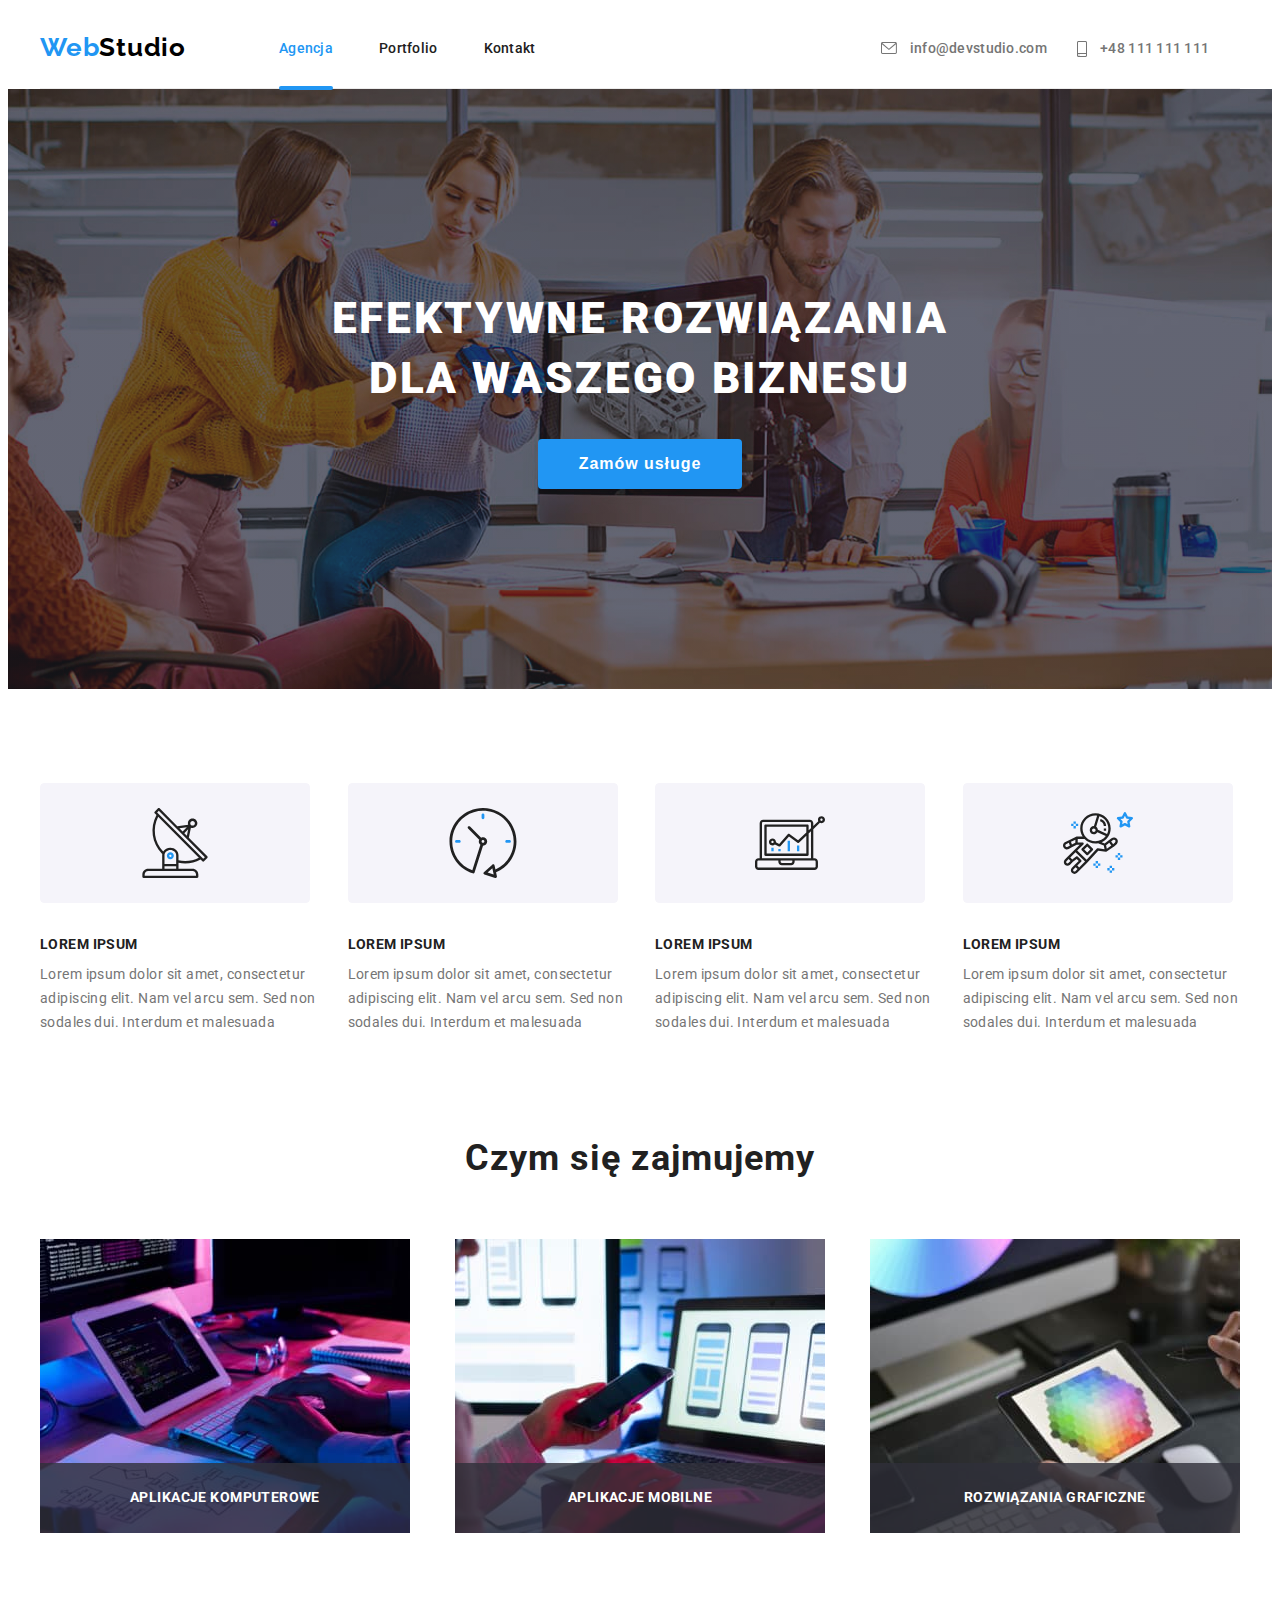
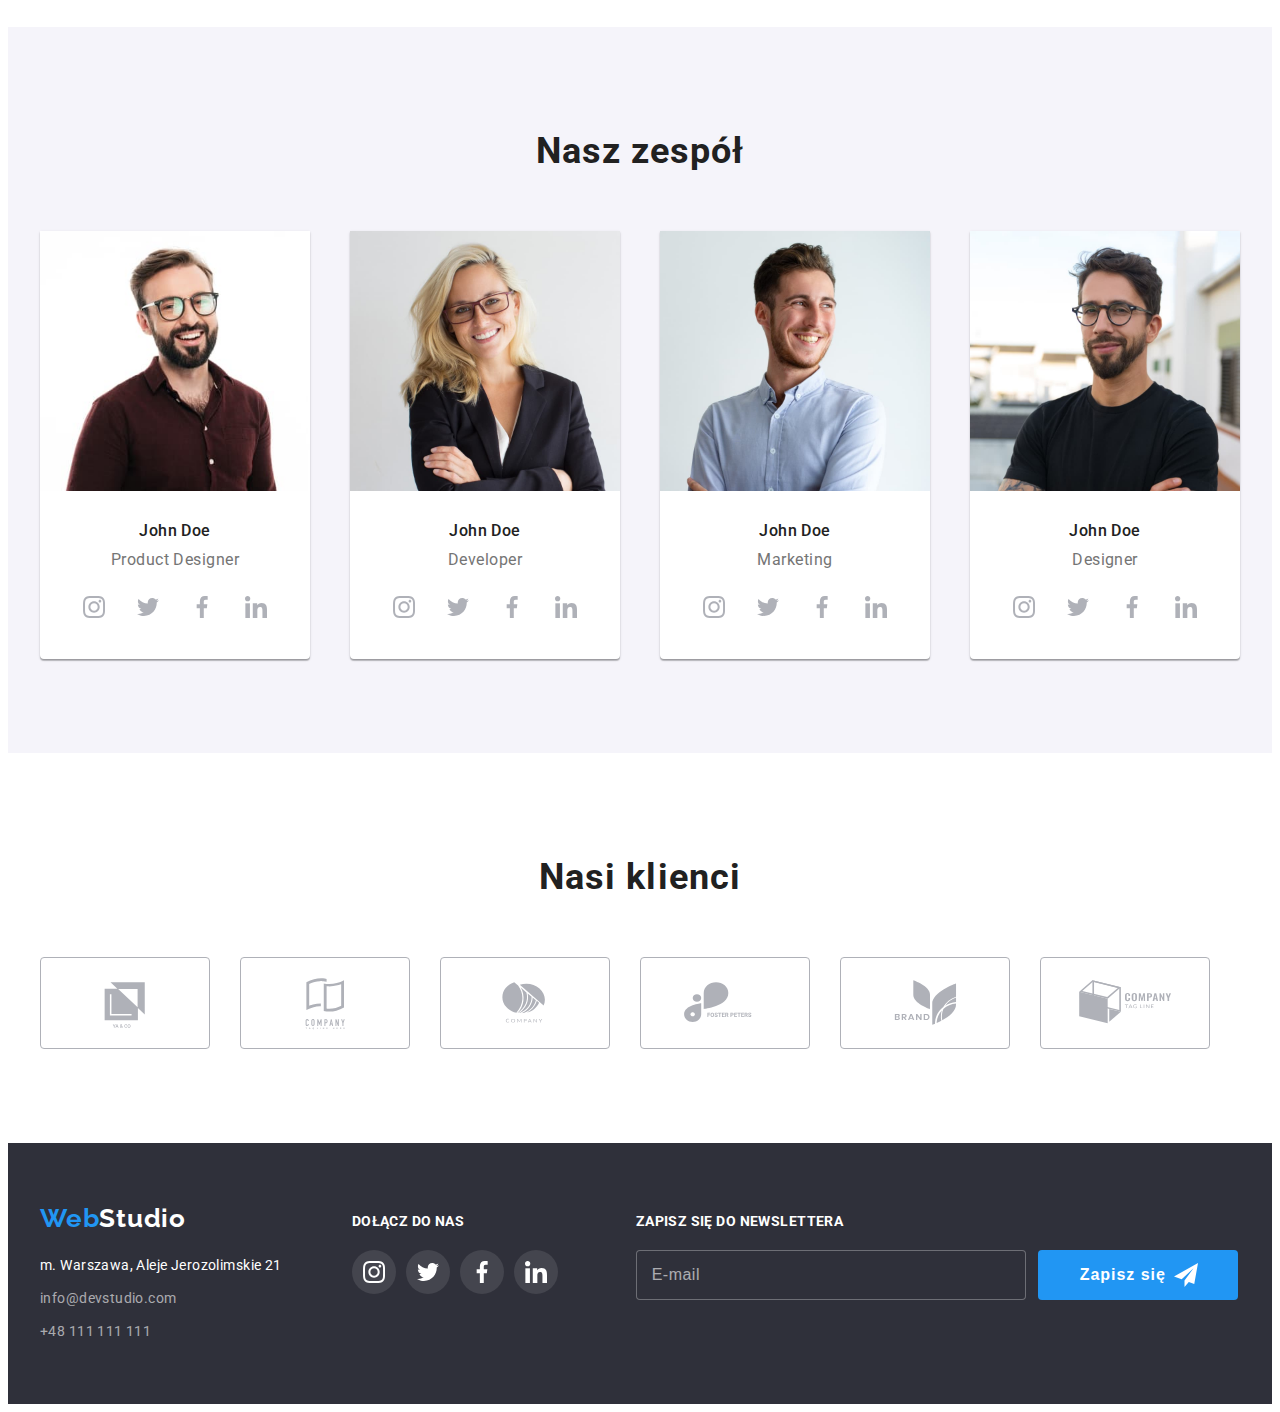
<file: index.html>
<!DOCTYPE html>
<html lang="pl">
  <head>
    <meta charset="UTF-8" />
    <meta http-equiv="X-UA-Compatible" content="IE=edge" />
    <meta name="viewport" content="width=device-width, initial-scale=1.0" />
    <title>WebStudio</title>
    <link rel="preconnect" href="https://fonts.googleapis.com" />
    <link rel="preconnect" href="https://fonts.gstatic.com" crossorigin />
    <link
      href="https://fonts.googleapis.com/css2?family=Raleway:wght@700&family=Roboto:wght@400;500;700;900&display=swap"
      rel="stylesheet"
    />
    <link
      rel="stylesheet"
      href="https://cdnjs.cloudflare.com/ajax/libs/modern-normalize/1.1.0/modern-normalize.min.css"
      integrity="sha512-wpPYUAdjBVSE4KJnH1VR1HeZfpl1ub8YT/NKx4PuQ5NmX2tKuGu6U/JRp5y+Y8XG2tV+wKQpNHVUX03MfMFn9Q=="
      crossorigin="anonymous"
      referrerpolicy="no-referrer"
    />
    <link href="css/style.css" rel="stylesheet" />
  </head>
  <body>
    <!-- Start Header -->
    <header class="container header-container header-border">
      <a href="index.html" class="logo">Web<span>Studio</span></a>
      <nav class="navigation-container">
        <!-- Nawigacja do innych stron -->
        <ul class="menu-nav">
          <li><a class="is-active" href="index.html">Agencja</a></li>
          <li><a class="no-active" href="portfolio.html">Portfolio </a></li>
          <li><a class="no-active" href="/kontakt">Kontakt</a></li>
        </ul>
      </nav>
      <ul class="contacts">
        <li>
          <a href="mailto:info@devstudio.com">
            <svg class="contact-icon" width="16" height="14">
              <use
                width="16"
                height="12"
                href="./images/icons.svg#icon-envelope"
              ></use>
            </svg>
            info@devstudio.com</a
          >
        </li>
        <li>
          <a href="tel:+48111111111">
            <svg class="contact-icon" width="10" height="16">
              <use href="./images/icons.svg#icon-smartphone"></use>
            </svg>
            +48 111 111 111</a
          >
        </li>
      </ul>
    </header>
    <!-- END Header -->
    <main>
      <div class="offer-main">
        <div class="container">
          <h1 class="offer-main-description">
            EFEKTYWNE ROZWIĄZANIA <br />
            DLA WASZEGO BIZNESU
          </h1>
          <button class="offer-button" type="button" data-modal-open>
            Zamów usługe
          </button>
          <div class="modal is-hidden" data-modal>
            <div class="modal-box">
              <button class="close" data-modal-close>
                <svg width="18" height="18">
                  <use
                    width="11"
                    height="11"
                    x="3.5"
                    y="3.5"
                    href="./images/icons.svg#icon-vector-close12"
                  ></use>
                </svg>
              </button>
              <div class="form-in-modal-box">
                <form name="offer-form">
                  <h5 class="offer-form-title">
                    Zostaw swoje dane w formularzu poniżej
                  </h5>
                  <div class="offer-form-inputarea">
                    <div class="offer-form-inputbox">
                      <label for="name"> Imie</label>
                      <input
                        class="offer-form-input"
                        required
                        type="name"
                        name="name"
                        id="name"
                      />
                      <svg class="offer-form-input-icon" width="18" height="18">
                        <use
                          href="./images/icons.svg#icon-person-black-18dp-1"
                        ></use>
                      </svg>
                    </div>
                    <div class="offer-form-inputbox">
                      <label for="tel"> Telefon</label>
                      <input
                        class="offer-form-input"
                        required
                        name="tel"
                        type="tel"
                        id="tel"
                        pattern="[0-9]{9}"
                        title="Podaj numer telefonu w formacie 777777777"
                      /><svg
                        class="offer-form-input-icon"
                        width="18"
                        height="18"
                      >
                        <use
                          href="./images/icons.svg#icon-phone-black-18dp-1"
                        ></use>
                      </svg>
                    </div>
                    <div class="offer-form-inputbox">
                      <label for="user-email">Email</label>
                      <input
                        class="offer-form-input"
                        required
                        name="email"
                        type="email"
                        id="user-email"
                      />
                      <svg class="offer-form-input-icon" width="18" height="18">
                        <use
                          href="./images/icons.svg#icon-email-black-18dp-1"
                        ></use>
                      </svg>
                    </div>
                    <div class="offer-form-inputbox">
                      <label for="user-comment"> Komentarz </label>
                      <textarea
                        class="offer-form-input-comment"
                        type="text"
                        id="user-comment"
                        value="comment"
                        name="comment"
                        rows="7"
                        placeholder="Wprowadź tekst"
                      ></textarea>
                    </div>
                  </div>
                  <div class="offer-form-regulation">
                    <input
                      class="regulation-checkbox"
                      id="checkbox-regul"
                      type="checkbox"
                      name="regulation"
                      value="regulation"
                    />
                    <label class="checkbox-icon-border" for="checkbox-regul">
                      <svg class="checkbox-icon" width="16" height="15">
                        <use href="./images/icons.svg#icon-icon-check"></use>
                      </svg>
                    </label>

                    <label for="checkbox-regul">
                      Oświadczam iż akceptuję <a href="#"> Regulamin</a> i
                      <a href="#">Politykę Prywatności.</a>
                    </label>
                  </div>
                  <button type="submit" class="modal-form-button">
                    Wyślij
                  </button>
                </form>
              </div>
            </div>
          </div>
        </div>
      </div>
      <section>
        <div class="container">
          <ul class="descripsions-mainpage">
            <li class="descripsions-mainpage-item">
              <svg class="descripsions-mainpage-svg" width="270" height="120">
                <use href="./images/icons.svg#icon-group1"></use>
              </svg>
              <h3>LOREM IPSUM</h3>
              <p>
                Lorem ipsum dolor sit amet, consectetur adipiscing elit. Nam vel
                arcu sem. Sed non sodales dui. Interdum et malesuada
              </p>
            </li>
            <li class="descripsions-mainpage-item">
              <svg class="descripsions-mainpage-svg" width="270" height="120">
                <use href="./images/icons.svg#icon-group2"></use>
              </svg>
              <h3>LOREM IPSUM</h3>
              <p>
                Lorem ipsum dolor sit amet, consectetur adipiscing elit. Nam vel
                arcu sem. Sed non sodales dui. Interdum et malesuada
              </p>
            </li>
            <li class="descripsions-mainpage-item">
              <svg class="descripsions-mainpage-svg" width="270" height="120">
                <use href="./images/icons.svg#icon-group3"></use>
              </svg>
              <h3>LOREM IPSUM</h3>
              <p>
                Lorem ipsum dolor sit amet, consectetur adipiscing elit. Nam vel
                arcu sem. Sed non sodales dui. Interdum et malesuada
              </p>
            </li>
            <li class="descripsions-mainpage-item">
              <svg class="descripsions-mainpage-svg" width="270" height="120">
                <use href="./images/icons.svg#icon-group4"></use>
              </svg>
              <h3>LOREM IPSUM</h3>
              <p>
                Lorem ipsum dolor sit amet, consectetur adipiscing elit. Nam vel
                arcu sem. Sed non sodales dui. Interdum et malesuada
              </p>
            </li>
          </ul>
        </div>
      </section>
      <section class="section catalog-mainpage">
        <div class="container">
          <h2>Czym się zajmujemy</h2>
          <ul class="catalog-mainpage-list">
            <li class="catalog-mainpage-list-item">
              <img
                src="images/imgbox1.jpg"
                alt="zdjęcie komputera"
                width="370"
                height="294"
              />
              <div class="over-catalog-img">Aplikacje komputerowe</div>
            </li>
            <li class="catalog-mainpage-list-item">
              <img
                src="images/imgbox2.jpg"
                alt="zdjęcie komórki"
                width="370"
                height="294"
              />
              <div class="over-catalog-img">Aplikacje mobilne</div>
            </li>
            <li class="catalog-mainpage-list-item">
              <img
                src="images/imgbox3.jpg"
                alt="zdjęcie tabletu"
                width="370"
                height="294"
              />
              <div class="over-catalog-img">Rozwiązania graficzne</div>
            </li>
          </ul>
        </div>
      </section>
      <!--Our team-->
      <section class="section team-mainpage">
        <div class="container">
          <h2>Nasz zespół</h2>
          <ul class="team-mainpage-list">
            <li>
              <figure>
                <img
                  src="images/imgproductdes.jpg"
                  alt="tu jest zdjęcie Product Designer"
                  width="270"
                  height="260"
                />
                <figcaption>
                  <span class="team-mainpage-name">John Doe</span><br />
                  <p>Product Designer</p>
                  <div class="linksbox">
                    <a class="social-icon" href="#">
                      <svg width="44" height="44">
                        <use
                          width="22"
                          height="22"
                          x="11"
                          y="11"
                          href="./images/icons.svg#icon-instagram"
                        ></use>
                      </svg>
                    </a>
                    <a class="social-icon" href="#"
                      ><svg width="44" height="44">
                        <use
                          width="22"
                          height="22"
                          x="11"
                          y="11"
                          href="./images/icons.svg#icon-twitter"
                        ></use>
                      </svg>
                    </a>
                    <a class="social-icon" href="#">
                      <svg width="44" height="44">
                        <use
                          width="22"
                          height="22"
                          x="11"
                          y="11"
                          href="./images/icons.svg#icon-facebook"
                        ></use>
                      </svg>
                    </a>
                    <a class="social-icon" href="#">
                      <svg width="44" height="44">
                        <use
                          width="22"
                          height="22"
                          x="11"
                          y="11"
                          href="./images/icons.svg#icon-linkedin"
                        ></use>
                      </svg>
                    </a>
                  </div>
                </figcaption>
              </figure>
            </li>
            <li>
              <figure>
                <img
                  src="images/imgfronteddev.jpg"
                  alt="tu jest zdjęcie Frontend Developer"
                  width="270"
                  height="260"
                />
                <figcaption>
                  <span class="team-mainpage-name">John Doe </span><br />
                  <p>Developer</p>
                  <div class="linksbox">
                    <a class="social-icon" href="#">
                      <svg width="44" height="44">
                        <use
                          width="22"
                          height="22"
                          x="11"
                          y="11"
                          href="./images/icons.svg#icon-instagram"
                        ></use>
                      </svg>
                    </a>
                    <a class="social-icon" href="#"
                      ><svg width="44" height="44">
                        <use
                          width="22"
                          height="22"
                          x="11"
                          y="11"
                          href="./images/icons.svg#icon-twitter"
                        ></use>
                      </svg>
                    </a>
                    <a class="social-icon" href="#">
                      <svg width="44" height="44">
                        <use
                          width="22"
                          height="22"
                          x="11"
                          y="11"
                          href="./images/icons.svg#icon-facebook"
                        ></use>
                      </svg>
                    </a>
                    <a class="social-icon" href="#">
                      <svg width="44" height="44">
                        <use
                          width="22"
                          height="22"
                          x="11"
                          y="11"
                          href="./images/icons.svg#icon-linkedin"
                        ></use>
                      </svg>
                    </a>
                  </div>
                </figcaption>
              </figure>
            </li>
            <li>
              <figure>
                <img
                  src="images/imgmarketing.jpg"
                  alt="tu jest zdjęcie Marketing"
                  width="270"
                  height="260"
                />
                <figcaption>
                  <span class="team-mainpage-name">John Doe </span><br />
                  <p>Marketing</p>
                  <div class="linksbox">
                    <a class="social-icon" href="#">
                      <svg width="44" height="44">
                        <use
                          width="22"
                          height="22"
                          x="11"
                          y="11"
                          href="./images/icons.svg#icon-instagram"
                        ></use>
                      </svg>
                    </a>
                    <a class="social-icon" href="#"
                      ><svg width="44" height="44">
                        <use
                          width="22"
                          height="22"
                          x="11"
                          y="11"
                          href="./images/icons.svg#icon-twitter"
                        ></use>
                      </svg>
                    </a>
                    <a class="social-icon" href="#">
                      <svg width="44" height="44">
                        <use
                          width="22"
                          height="22"
                          x="11"
                          y="11"
                          href="./images/icons.svg#icon-facebook"
                        ></use>
                      </svg>
                    </a>
                    <a class="social-icon" href="#">
                      <svg width="44" height="44">
                        <use
                          width="22"
                          height="22"
                          x="11"
                          y="11"
                          href="./images/icons.svg#icon-linkedin"
                        ></use>
                      </svg>
                    </a>
                  </div>
                </figcaption>
              </figure>
            </li>
            <li>
              <figure>
                <img
                  src="images/imguides.jpg"
                  alt="tu jest zdjęcie UI Designer"
                  width="270"
                  height="260"
                />
                <figcaption>
                  <span class="team-mainpage-name"> John Doe </span> <br />
                  <p>Designer</p>
                  <div class="linksbox">
                    <a class="social-icon" href="#">
                      <svg width="44" height="44">
                        <use
                          width="22"
                          height="22"
                          x="11"
                          y="11"
                          href="./images/icons.svg#icon-instagram"
                        ></use>
                      </svg>
                    </a>
                    <a class="social-icon" href="#"
                      ><svg width="44" height="44">
                        <use
                          width="22"
                          height="22"
                          x="11"
                          y="11"
                          href="./images/icons.svg#icon-twitter"
                        ></use>
                      </svg>
                    </a>
                    <a class="social-icon" href="#">
                      <svg width="44" height="44">
                        <use
                          width="22"
                          height="22"
                          x="11"
                          y="11"
                          href="./images/icons.svg#icon-facebook"
                        ></use>
                      </svg>
                    </a>
                    <a class="social-icon" href="#">
                      <svg width="44" height="44">
                        <use
                          width="22"
                          height="22"
                          x="11"
                          y="11"
                          href="./images/icons.svg#icon-linkedin"
                        ></use>
                      </svg>
                    </a>
                  </div>
                </figcaption>
              </figure>
            </li>
          </ul>
        </div>
        <!--END Our team-->
      </section>
      <section class="section clients-mainpage">
        <div class="container">
          <h2>Nasi klienci</h2>
          <div class="clients-list">
            <a href="#" class="clients-list-item"
              ><svg width="168" height="90">
                <use href="./images/icons.svg#icon-client1"></use>
              </svg>
            </a>
            <a href="#" class="clients-list-item"
              ><svg width="168" height="90">
                <use href="./images/icons.svg#icon-client2"></use>
              </svg>
            </a>
            <a href="#" class="clients-list-item">
              <svg width="168" height="90">
                <use href="./images/icons.svg#icon-client3"></use>
              </svg>
            </a>
            <a href="#" class="clients-list-item"
              ><svg width="168" height="90">
                <use href="./images/icons.svg#icon-client4"></use>
              </svg>
            </a>
            <a href="#" class="clients-list-item"
              ><svg width="168" height="90">
                <use href="./images/icons.svg#icon-client5"></use>
              </svg>
            </a>
            <a href="#" class="clients-list-item"
              ><svg width="168" height="90">
                <use href="./images/icons.svg#icon-client6"></use>
              </svg>
            </a>
          </div>
        </div>
      </section>
    </main>
    <!--FOOTER'S START -->
    <footer class="footer-container">
      <div class="container">
        <div class="footer-row">
          <div>
            <a href="index.html" class="logo"
              >Web<span class="logo-footer">Studio</span></a
            >
            <ul class="contacts-footer">
              <li class="contacts-footer-item">
                <address>m. Warszawa, Aleje Jerozolimskie 21</address>
              </li>
              <li class="contacts-footer-item">
                <a href="mailto:info@devstudio.com">info@devstudio.com</a>
              </li>
              <li class="contacts-footer-item">
                <a href="tel:+48111111111">+48 111 111 111</a>
              </li>
            </ul>
          </div>
          <div class="followlinks">
            <h5>Dołącz do nas</h5>
            <div class="linksbox-footer">
              <a class="socialicon-footer" href="#"
                ><svg width="44" height="44">
                  <use
                    width="22"
                    height="22"
                    x="11"
                    y="11"
                    href="./images/icons.svg#icon-instagram"
                  ></use>
                </svg>
              </a>
              <a class="socialicon-footer" href="#"
                ><svg width="44" height="44">
                  <use
                    width="22"
                    height="22"
                    x="11"
                    y="11"
                    href="./images/icons.svg#icon-twitter"
                  ></use>
                </svg>
              </a>
              <a class="socialicon-footer" href="#">
                <svg width="44" height="44">
                  <use
                    width="22"
                    height="22"
                    x="11"
                    y="11"
                    href="./images/icons.svg#icon-facebook"
                  ></use>
                </svg>
              </a>
              <a class="socialicon-footer" href="#">
                <svg width="44" height="44">
                  <use
                    width="22"
                    height="22"
                    x="11"
                    y="11"
                    href="./images/icons.svg#icon-linkedin"
                  ></use>
                </svg>
              </a>
            </div>
          </div>
          <div class="footer-newsletter">
            <form
              class="newsletter-form"
              name="newsletter-form"
              autocomplete="on"
            >
              <label class="title-newsletter" for="user-newsletter">
                Zapisz się do newslettera
                <input
                  required
                  class="newsletter-input"
                  name="email"
                  type="email"
                  size="50"
                  id="user-newsletter"
                  placeholder="E-mail"
                />
              </label>
              <div class="footer-button-position">
                <button class="newsletter-button" type="submit">
                  <p>Zapisz się</p>
                  <svg width="24" height="24">
                    <use href="./images/icons.svg#icon-icon-send"></use>
                  </svg>
                </button>
              </div>
            </form>
          </div>
        </div>
      </div>
    </footer>
    <script src="./js/modal.js"></script>
  </body>
</html>
</file>
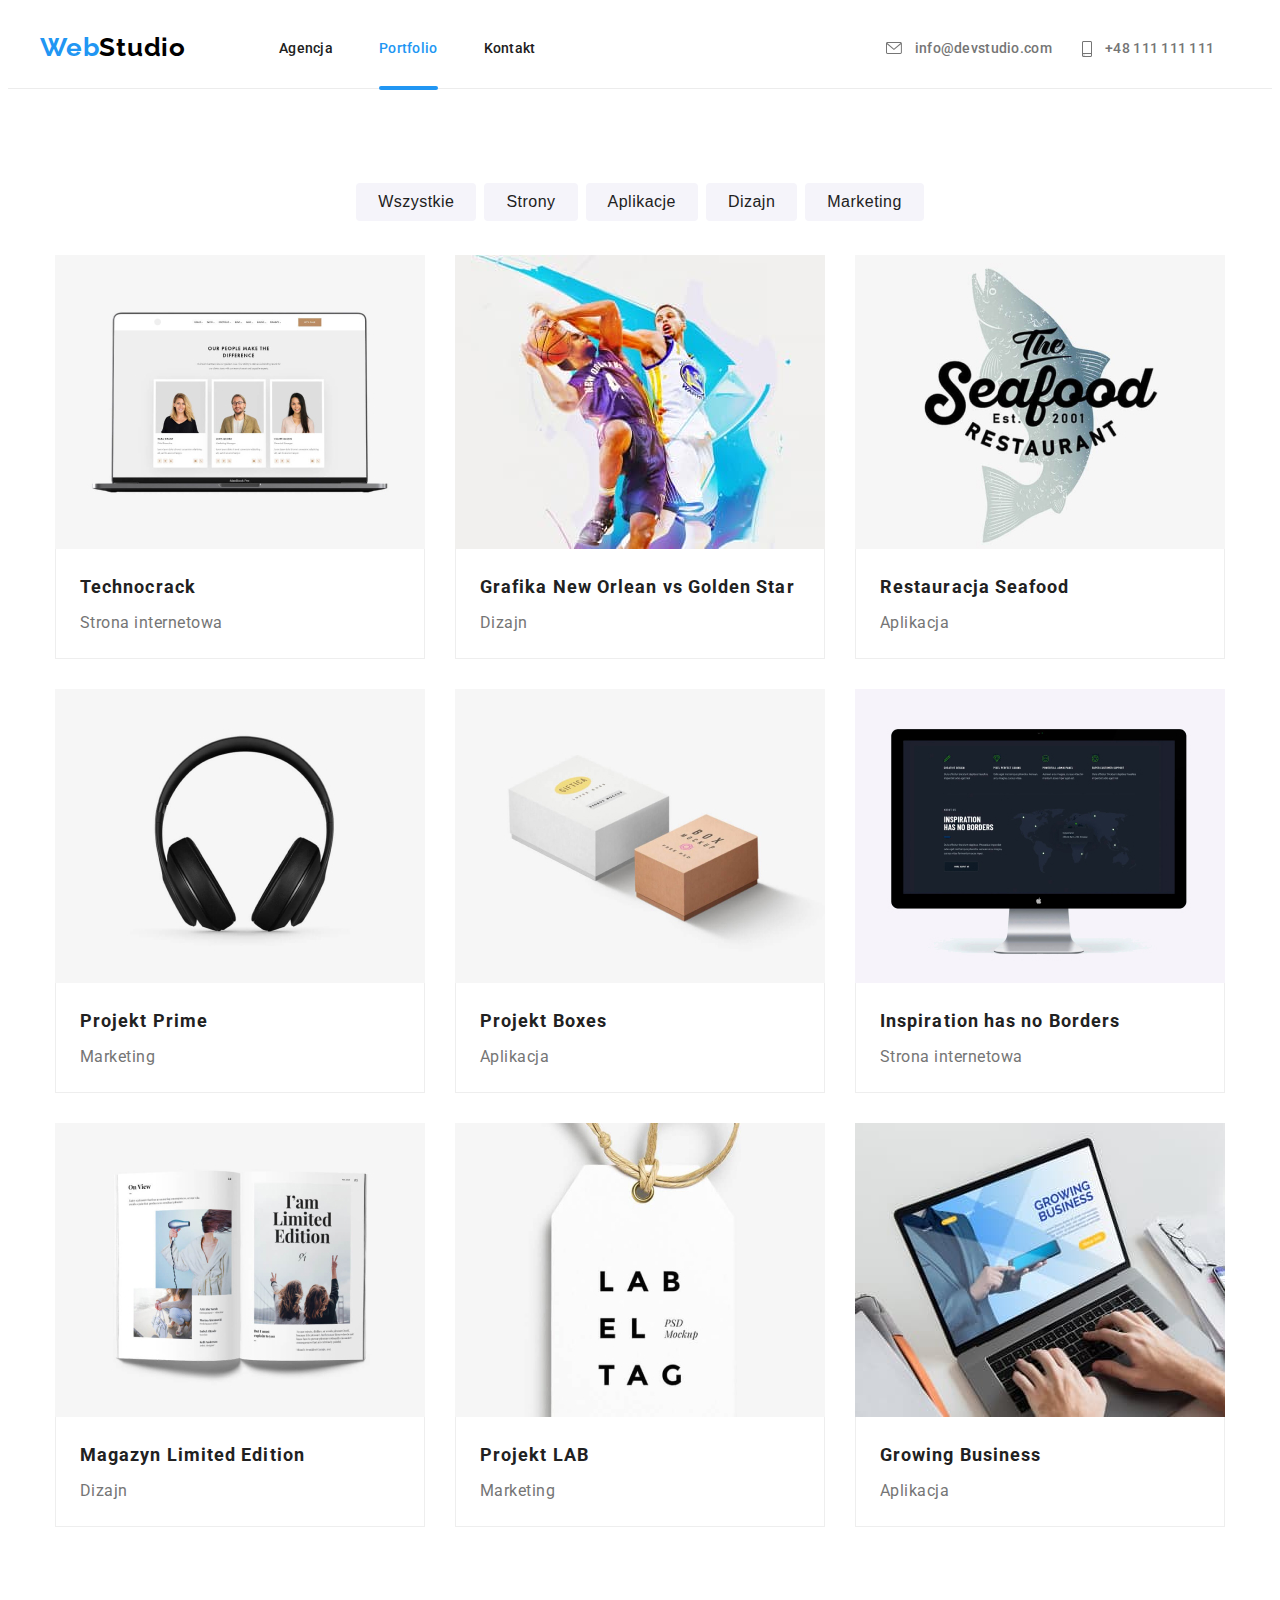
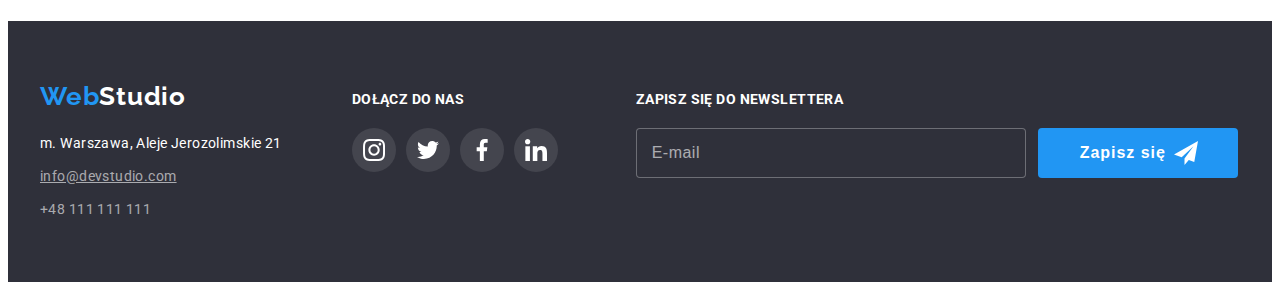
<file: portfolio.html>
<!DOCTYPE html>
<html lang="pl">
  <head>
    <meta charset="UTF-8" />
    <meta http-equiv="X-UA-Compatible" content="IE=edge" />
    <meta name="viewport" content="width=device-width, initial-scale=1.0" />
    <title>Portfolio</title>
    <link rel="preconnect" href="https://fonts.googleapis.com" />
    <link rel="preconnect" href="https://fonts.gstatic.com" crossorigin />
    <link
      href="https://fonts.googleapis.com/css2?family=Raleway:wght@700&family=Roboto:wght@400;500;700;900&display=swap"
      rel="stylesheet"
    />
    <link
      rel="stylesheet"
      href="https://cdnjs.cloudflare.com/ajax/libs/modern-normalize/1.1.0/modern-normalize.min.css"
      integrity="sha512-wpPYUAdjBVSE4KJnH1VR1HeZfpl1ub8YT/NKx4PuQ5NmX2tKuGu6U/JRp5y+Y8XG2tV+wKQpNHVUX03MfMFn9Q=="
      crossorigin="anonymous"
      referrerpolicy="no-referrer"
    />
    <link href="css/style.css" rel="stylesheet" />
  </head>
  <body>
    <!-- Start Header -->
    <header class="header-border">
      <div class="container">
        <div class="header-container">
          <a href="index.html" class="logo">Web<span>Studio</span></a>
          <nav class="navigation-container-portfolio">
            <!-- Nawigacja do innych stron -->
            <ul class="menu-nav">
              <li><a class="no-active" href="index.html">Agencja</a></li>
              <li>
                <a class="is-active" href="portfolio.html">Portfolio </a>
              </li>
              <li><a class="no-active" href="/kontakt">Kontakt</a></li>
            </ul>
          </nav>
          <ul class="contacts">
            <li>
              <a href="mailto:info@devstudio.com"
                ><svg class="contact-icon" width="16" height="14">
                  <use
                    width="16"
                    height="12"
                    href="./images/icons.svg#icon-envelope"
                  ></use>
                </svg>
                info@devstudio.com</a
              >
            </li>
            <li>
              <a href="tel:+48111111111">
                <svg class="contact-icon" width="10" height="16">
                  <use href="./images/icons.svg#icon-smartphone"></use>
                </svg>
                +48 111 111 111</a
              >
            </li>
          </ul>
        </div>
      </div>
    </header>
    <!-- END Header -->
    <main>
      <div class="container">
        <div class="section">
          <div class="portfolio-buttons-list">
            <ul>
              <li class="portfolio-button-items">
                <button type="button">Wszystkie</button>
              </li>
              <li class="portfolio-button-items">
                <button type="button">Strony</button>
              </li>
              <li class="portfolio-button-items">
                <button type="button">Aplikacje</button>
              </li>
              <li class="portfolio-button-items">
                <button type="button">Dizajn</button>
              </li>
              <li class="portfolio-button-items">
                <button type="button">Marketing</button>
              </li>
            </ul>
          </div>
          <div class="container-projects">
            <ul>
              <li>
                <figure class="card-portfolio">
                  <img
                    src="images/imgtechno.jpg"
                    alt="tu jest zdjęcie strony internetowej"
                    width="370"
                    height="294"
                  />
                  <div class="overlay-portfolio">
                    <p class="overlay-portfolio-text">
                      Technocrack jest popularną platformą wykorzystywaną do
                      rozpowszechniania koronawirusa. Firmy wykorzystują tę
                      platformę do celów szpiegowskich i ataków na
                      niezabezpieczone serwery konkurencji
                    </p>
                  </div>
                  <figcaption>
                    <span>Technocrack</span> <br />
                    <p class="card-portfolio-kind">Strona internetowa</p>
                  </figcaption>
                </figure>
              </li>
              <li>
                <figure class="card-portfolio">
                  <img
                    src="images/imggrafikanew.jpg"
                    alt="tu są gracze"
                    width="370"
                    height="294"
                  />
                  <div class="overlay-portfolio">
                    <p class="overlay-portfolio-text">
                      Technocrack jest popularną platformą wykorzystywaną do
                      rozpowszechniania koronawirusa. Firmy wykorzystują tę
                      platformę do celów szpiegowskich i ataków na
                      niezabezpieczone serwery konkurencji
                    </p>
                  </div>
                  <figcaption>
                    <span>Grafika New Orlean vs Golden Star</span> <br />
                    <p class="card-portfolio-kind">Dizajn</p>
                  </figcaption>
                </figure>
              </li>
              <li>
                <figure class="card-portfolio">
                  <img
                    src="images/imgrestaurant.jpg"
                    alt="tu są logo Restauracji Seafood"
                    width="370"
                    height="294"
                  />
                  <div class="overlay-portfolio">
                    <p class="overlay-portfolio-text">
                      Technocrack jest popularną platformą wykorzystywaną do
                      rozpowszechniania koronawirusa. Firmy wykorzystują tę
                      platformę do celów szpiegowskich i ataków na
                      niezabezpieczone serwery konkurencji
                    </p>
                  </div>
                  <figcaption>
                    <span>Restauracja Seafood</span><br />
                    <p class="card-portfolio-kind">Aplikacja</p>
                  </figcaption>
                </figure>
              </li>
              <li>
                <figure class="card-portfolio">
                  <img
                    src="images/imgprojectprime.jpg"
                    alt="tu są słuchawki"
                    width="370"
                    height="294"
                  />
                  <div class="overlay-portfolio">
                    <p class="overlay-portfolio-text">
                      Technocrack jest popularną platformą wykorzystywaną do
                      rozpowszechniania koronawirusa. Firmy wykorzystują tę
                      platformę do celów szpiegowskich i ataków na
                      niezabezpieczone serwery konkurencji
                    </p>
                  </div>
                  <figcaption>
                    <span>Projekt Prime</span><br />
                    <p class="card-portfolio-kind">Marketing</p>
                  </figcaption>
                </figure>
              </li>
              <li>
                <figure class="card-portfolio">
                  <img
                    src="images/imgprojectboxes.jpg"
                    alt="tu są pudełki"
                    width="370"
                    height="294"
                  />
                  <div class="overlay-portfolio">
                    <p class="overlay-portfolio-text">
                      Technocrack jest popularną platformą wykorzystywaną do
                      rozpowszechniania koronawirusa. Firmy wykorzystują tę
                      platformę do celów szpiegowskich i ataków na
                      niezabezpieczone serwery konkurencji
                    </p>
                  </div>
                  <figcaption>
                    <span>Projekt Boxes</span><br />
                    <p class="card-portfolio-kind">Aplikacja</p>
                  </figcaption>
                </figure>
              </li>
              <li>
                <figure class="card-portfolio">
                  <img
                    src="images/imginspiration.jpg"
                    alt="tu jest otwarta strona internetowa"
                    width="370"
                    height="294"
                  />
                  <div class="overlay-portfolio">
                    <p class="overlay-portfolio-text">
                      Technocrack jest popularną platformą wykorzystywaną do
                      rozpowszechniania koronawirusa. Firmy wykorzystują tę
                      platformę do celów szpiegowskich i ataków na
                      niezabezpieczone serwery konkurencji
                    </p>
                  </div>
                  <figcaption>
                    <span>Inspiration has no Borders</span> <br />
                    <p class="card-portfolio-kind">Strona internetowa</p>
                  </figcaption>
                </figure>
              </li>
              <li>
                <figure class="card-portfolio">
                  <img
                    src="images/imgmagazyn.jpg"
                    alt="tu jest zdjęcie magazynu"
                    width="370"
                    height="294"
                  />
                  <div class="overlay-portfolio">
                    <p class="overlay-portfolio-text">
                      Technocrack jest popularną platformą wykorzystywaną do
                      rozpowszechniania koronawirusa. Firmy wykorzystują tę
                      platformę do celów szpiegowskich i ataków na
                      niezabezpieczone serwery konkurencji
                    </p>
                  </div>
                  <figcaption>
                    <span>Magazyn Limited Edition</span> <br />
                    <p class="card-portfolio-kind">Dizajn</p>
                  </figcaption>
                </figure>
              </li>
              <li>
                <figure class="card-portfolio">
                  <img
                    src="images/imgprojectlab.jpg"
                    alt="tu jest firmowy dyzajn LAB"
                    width="370"
                    height="294"
                  />
                  <div class="overlay-portfolio">
                    <p class="overlay-portfolio-text">
                      Technocrack jest popularną platformą wykorzystywaną do
                      rozpowszechniania koronawirusa. Firmy wykorzystują tę
                      platformę do celów szpiegowskich i ataków na
                      niezabezpieczone serwery konkurencji
                    </p>
                  </div>
                  <figcaption>
                    <span>Projekt LAB</span><br />
                    <p class="card-portfolio-kind">Marketing</p>
                  </figcaption>
                </figure>
              </li>
              <li>
                <figure class="card-portfolio">
                  <img
                    src="images/imggrowingbus.jpg"
                    alt="tu jest otwarty laptop"
                    width="370"
                    height="294"
                  />
                  <div class="overlay-portfolio">
                    <p class="overlay-portfolio-text">
                      Technocrack jest popularną platformą wykorzystywaną do
                      rozpowszechniania koronawirusa. Firmy wykorzystują tę
                      platformę do celów szpiegowskich i ataków na
                      niezabezpieczone serwery konkurencji
                    </p>
                  </div>
                  <figcaption>
                    <span>Growing Business</span><br />
                    <p class="card-portfolio-kind">Aplikacja</p>
                  </figcaption>
                </figure>
              </li>
            </ul>
          </div>
        </div>
      </div>
    </main>
    <!--FOOTER'S START -->
    <footer class="footer-container">
      <div class="container">
        <div class="footer-row">
          <div>
            <a href="index.html" class="logo"
              >Web<span class="logo-footer">Studio</span></a
            >
            <div>
              <ul class="contacts-footer">
                <li class="contacts-footer-item">
                  <address>m. Warszawa, Aleje Jerozolimskie 21</address>
                </li>
                <li class="contacts-footer-item">
                  <a href="mailto:info@devstudio.com" class="mail-footer"
                    >info@devstudio.com</a
                  >
                </li>
                <li class="contacts-footer-item">
                  <a href="tel:+48111111111">+48 111 111 111</a>
                </li>
              </ul>
            </div>
          </div>
          <div class="followlinks">
            <h5>Dołącz do nas</h5>
            <div class="linksbox-footer">
              <a class="socialicon-footer" href="#"
                ><svg width="44" height="44">
                  <use
                    width="22"
                    height="22"
                    x="11"
                    y="11"
                    href="./images/icons.svg#icon-instagram"
                  ></use>
                </svg>
              </a>
              <a class="socialicon-footer" href="#"
                ><svg width="44" height="44">
                  <use
                    width="22"
                    height="22"
                    x="11"
                    y="11"
                    href="./images/icons.svg#icon-twitter"
                  ></use>
                </svg>
              </a>
              <a class="socialicon-footer" href="#">
                <svg width="44" height="44">
                  <use
                    width="22"
                    height="22"
                    x="11"
                    y="11"
                    href="./images/icons.svg#icon-facebook"
                  ></use>
                </svg>
              </a>
              <a class="socialicon-footer" href="#">
                <svg width="44" height="44">
                  <use
                    width="22"
                    height="22"
                    x="11"
                    y="11"
                    href="./images/icons.svg#icon-linkedin"
                  ></use>
                </svg>
              </a>
            </div>
          </div>
          <div class="footer-newsletter">
            <form
              class="newsletter-form"
              name="newsletter-form"
              autocomplete="on"
            >
              <label class="title-newsletter" for="user-newsletter">
                Zapisz się do newslettera
                <input
                  required
                  class="newsletter-input"
                  name="email"
                  type="email"
                  size="50"
                  id="user-newsletter"
                  placeholder="E-mail"
                />
              </label>
              <div class="footer-button-position">
                <button class="newsletter-button" type="submit">
                  <p>Zapisz się</p>
                  <svg width="24" height="24">
                    <use href="./images/icons.svg#icon-icon-send"></use>
                  </svg>
                </button>
              </div>
            </form>
          </div>
        </div>
      </div>
    </footer>
  </body>
</html>
</file>
<file: css/style.css>
body {
  font-family: "Roboto", "Raleway", sans-serif;
  color: #757575;
}
:root {
  --brand-logo-color: #2196f3;
  --brand-contact-color: #757575;
  --brand-icon-color: #afb1b8;
  --brand-background-darkcolor: #2f303a;
  --brand-bg-mainpage: rgba(47, 48, 58, 0.4);
  --color-bg-catalog-mainpage: rgba(47, 48, 58, 0.8);
  --color-1: #ffffff;
  --color-2bg: rgba(255, 255, 255, 0.1);
  --color-modal-backdrop: rgba(0, 0, 0, 0.2);
  --color-black: #000000;
  --color-border: rgba(255, 255, 255, 0.3);
  --text-color-dark: #212121;
  --border-color-modal-input: rgba(33, 33, 33, 0.2);
  --text-color-modal-comment: rgba(117, 117, 117);
}
img {
  display: block;
}

.container {
  width: 1200px;
  margin: 0 auto;
  padding-left: 15px;
  padding-right: 15px;
}
.header-border {
  border-bottom: 1px solid #ececec;
}
.header-container {
  display: flex;
  justify-content: flex-start;
  align-items: center;
  padding: 24px 0px 25px 0px;
}
.logo {
  color: var(--brand-logo-color);
  font-family: "Raleway", sans-serif;
  font-weight: 700;
  font-size: 26px;
  line-height: 1.19;
  text-decoration: none;
  letter-spacing: 0.03em;
  margin: 0px;
}
.logo span {
  color: rgba(0, 0, 0, 1);
}
.logo .logo-footer {
  color: var(--color-1);
}
.navigation-container {
  margin: 0px 345px 0px 93px;
}
.navigation-container-portfolio {
  margin: 0px 350px 0px 93px;
}
.menu-nav {
  list-style: none;
  margin: 0px;
  padding: 0px;
  display: flex;
  gap: 46px;
}
.menu-nav li a {
  font-weight: 500;
  font-size: 14px;
  line-height: 1.14;
  letter-spacing: 0.02em;
  text-decoration: none;
  outline: none;
  position: relative;
  transition: color 250ms cubic-bezier(0.4, 0, 0.2, 1);
}
.no-active {
  color: var(--text-color-dark);
}
.menu-nav li a:hover,
.menu-nav li a:focus {
  color: var(--brand-logo-color);
}
.is-active {
  position: relative;
  color: var(--brand-logo-color);
}
.is-active::after {
  content: "";
  display: block;
  background-color: var(--brand-logo-color);
  height: 4px;
  border-radius: 2px;
  position: absolute;
  left: 0;
  top: 46px;
  right: 0;
  bottom: 0;
}
.contacts li a {
  color: var(--brand-contact-color);
  font-weight: 500;
  font-size: 14px;
  line-height: 1.14;
  letter-spacing: 0.02em;
  text-decoration: none;
  outline: none;
  transition: color 250ms cubic-bezier(0.4, 0, 0.2, 1);
}
.contacts li a:hover,
.contacts li a:focus {
  color: var(--brand-logo-color);
}

.contact-icon {
  margin-right: 10px;
  fill: currentColor;
  vertical-align: middle;
}

.contacts {
  list-style: none;
  display: flex;
  gap: 30px;
  align-items: center;
  vertical-align: middle;
  padding: 0px;
  margin: 0px;
}
/* START FOOTER*/
.footer-container {
  background-color: var(--brand-background-darkcolor);
  padding-top: 60px;
  padding-bottom: 60px;
}
.footer-row {
  display: flex;
  align-items: flex-start;
}
.contacts-footer li a {
  font-weight: 400;
  font-size: 14px;
  line-height: 1.71;
  letter-spacing: 0.03em;
  color: rgba(255, 255, 255, 0.6);
  text-decoration: none;
  outline: none;
  transition: color 250ms cubic-bezier(0.4, 0, 0.2, 1);
}
.contacts-footer .mail-footer {
  text-decoration-line: underline;
}
.contacts-footer li a:hover,
.contacts-footer li a:focus {
  color: var(--brand-logo-color);
}
.contacts-footer {
  list-style: none;
  padding-left: 0px;
  margin: 0px;
  padding-top: 20px;
}
.contacts-footer address {
  font-style: normal;
  font-size: 14px;
  line-height: 1.71;
  letter-spacing: 0.03em;
  color: var(--color-1);
}
.contacts-footer-item:not(:last-child) {
  padding-bottom: 9px;
}
.followlinks {
  display: block;
  margin-left: 70px;
}
.followlinks h5 {
  font-weight: 700;
  font-size: 14px;
  line-height: 1.14;
  letter-spacing: 0.03em;
  text-transform: uppercase;
  color: var(--color-1);
  margin-top: 11px;
  margin-bottom: 20px;
}
.linksbox-footer {
  display: flex;
  gap: 10px;
  line-height: 0.7;
}
.socialicon-footer {
  background-color: var(--color-2bg);
  border-radius: 50%;
  fill: var(--color-1);
  line-height: 0.7;
  text-decoration: none;
  outline: none;
  transition: fill 250ms cubic-bezier(0.4, 0, 0.2, 1),
    background-color 250ms cubic-bezier(0.4, 0, 0.2, 1);
}
.socialicon-footer:hover,
.socialicon-footer:focus {
  background-color: var(--brand-logo-color);
  fill: var(--color-1);
  cursor: pointer;
}
.footer-newsletter {
  display: block;
  margin-left: 78px;
  padding-top: 11px;
}

.newsletter-form {
  display: flex;
  flex-direction: row;
  align-items: flex-end;
  position: relative;
}
.title-newsletter {
  font-weight: 700;
  font-size: 14px;
  line-height: 1.14;
  letter-spacing: 0.03em;
  text-transform: uppercase;
  color: var(--color-1);
  display: flex;
  flex-direction: column;
}
.newsletter-input {
  display: inline;
  padding: 14px 15px;
  border-radius: 4px;
  border: 1px solid var(--color-border);
  width: 358px;
  max-width: 358px;
  background-color: var(--brand-background-darkcolor);
  margin-top: 20px;
  font-size: 16px;
  line-height: 1.25;
  letter-spacing: 0.03em;
  text-align: left;
  outline: 0;
  color: var(--color-1);
}
.newsletter-input::placeholder {
  color: var(--color-1);
  opacity: 0.6;
}
.newsletter-input:not(:placeholder-shown) {
  border-color: var(--brand-logo-color);
}
.newsletter-input:focus-within {
  border-color: var(--brand-logo-color);
}

.newsletter-button {
  display: block;
  padding: 10px 28px 10px 42px;
  border: none;
  border-radius: 4px;
  background-color: var(--brand-logo-color);
  cursor: pointer;
  position: relative;
  width: 200px;
  height: 50px;
  fill: var(--color-1);
  margin: 0px 0px 0px 12px;
}
.newsletter-button p {
  margin: 0;
  padding: 0;
  color: var(--color-1);
  font-weight: 700;
  font-size: 16px;
  line-height: 1.88;
  text-align: left;
  letter-spacing: 0.06em;
}

.newsletter-button svg {
  position: absolute;
  top: 50%;
  left: 74%;
  transform: translate(-50%, -50%);
}
/* ENT FOOTER*/
.offer-main {
  background-image: linear-gradient(
      var(--brand-bg-mainpage),
      var(--brand-bg-mainpage)
    ),
    url(../images/imgbackground.jpg);
  background-repeat: no-repeat;
  background-position: center;
  background-size: 1600px auto;
  display: block;
  margin: 0 auto;
  padding: 200px 0px 200px 0px;
}
.offer-main-description {
  font-weight: 900;
  font-size: 44px;
  line-height: 1.36;
  text-align: center;
  letter-spacing: 0.06em;
  text-transform: uppercase;
  color: var(--color-1);
  margin-top: 0px;
  margin-bottom: 0px;
}
.offer-button {
  font-weight: 700;
  font-size: 16px;
  line-height: 1.88;
  text-align: center;
  letter-spacing: 0.06em;
  color: var(--color-1);
  background-color: var(--brand-logo-color);
  box-shadow: 0px 4px 4px rgba(0, 0, 0, 0.15);
  border-radius: 4px;
  cursor: pointer;
  border: none;
  display: block;
  margin-top: 30px;
  margin-left: auto;
  margin-right: auto;
  padding: 10px 41px 10px 41px;
}

.section {
  padding-top: 94px;
  padding-bottom: 94px;
}
.descripsions-mainpage li h3 {
  font-weight: 700;
  font-size: 14px;
  line-height: 1.14;
  letter-spacing: 0.03em;
  text-transform: uppercase;
  color: var(--text-color-dark);
  margin-top: 0px;
  margin-bottom: 10px;
}
.descripsions-mainpage li p {
  font-size: 14px;
  line-height: 1.71;
  letter-spacing: 0.03em;
  margin: 0px;
  padding: 0px;
}
.descripsions-mainpage {
  list-style: none;
  display: flex;
  flex-wrap: wrap;
  gap: 30px;
  padding: 94px 0px 0px 0px;
  margin: 0px;
  justify-content: space-between;
  align-items: center;
}
.descripsions-mainpage-item {
  flex-basis: calc((100% - 90px) / 4);
  padding: 0;
}
.descripsions-mainpage-svg {
  border-radius: 4px;
  margin-bottom: 30px;
}
.catalog-mainpage h2 {
  font-weight: 700;
  font-size: 36px;
  line-height: 1.67;
  text-align: center;
  letter-spacing: 0.03em;
  color: var(--text-color-dark);
  margin: 0px auto;
}
.catalog-mainpage-list {
  list-style: none;
  display: flex;
  flex-wrap: wrap;
  gap: 30px;
  padding: 50px 0px 0px 0px;
  justify-content: space-between;
  align-items: center;
  margin-top: 0px;
  margin-bottom: 0px;
}
.catalog-mainpage-list-item {
  position: relative;
}
.over-catalog-img {
  display: block;
  position: absolute;
  z-index: 1;
  background-color: var(--color-bg-catalog-mainpage);
  left: 0;
  top: 0;
  right: 0;
  bottom: 0;
  margin-top: 224px;
  padding-top: 27px;
  text-align: center;
  font-size: 14px;
  font-weight: 700;
  line-height: 1.14;
  letter-spacing: 0.03em;
  text-transform: uppercase;
  color: var(--color-1);
  font-family: Roboto;
}
.team-mainpage {
  background-color: #f5f4fa;
}
.team-mainpage h2 {
  font-weight: 700;
  font-size: 36px;
  line-height: 1.67;
  text-align: center;
  letter-spacing: 0.03em;
  color: var(--text-color-dark);
  margin: 0;
  padding: 0;
}
.team-mainpage-list {
  list-style: none;
  display: flex;
  flex-wrap: wrap;
  gap: 30px;
  padding: 50px 0px 0px 0px;
  justify-content: space-between;
  align-items: center;
  margin: 0px;
}
.team-mainpage-list figure {
  background: var(--color-1);
  box-shadow: 0px 1px 3px rgba(0, 0, 0, 0.12), 0px 1px 1px rgba(0, 0, 0, 0.14),
    0px 2px 1px rgba(0, 0, 0, 0.2);
  border-radius: 0px 0px 4px 4px;
  padding: 0;
  margin: 0;
  display: block;
}

.team-mainpage-list figcaption {
  text-align: center;
  font-weight: 400;
  font-size: 16px;
  line-height: 1.19;
  letter-spacing: 0.03em;
  padding: 30px 0px 30px 0px;
  display: block;
}
.team-mainpage-name {
  font-weight: 500;
  font-size: 16px;
  line-height: 1.19;
  letter-spacing: 0.03em;
  color: var(--text-color-dark);
}
.team-mainpage-list p {
  margin-bottom: 16px;
  margin-top: 10px;
}
.linksbox {
  display: flex;
  padding-right: 32px;
  padding-left: 32px;
  gap: 10px;
  line-height: 0.7;
}
.social-icon {
  display: block;
  text-decoration: none;
  line-height: 0.7;
  outline: none;
  background-color: var(--color-1);
  border-radius: 50%;
  fill: var(--brand-icon-color);
  transition: background-color 250ms cubic-bezier(0.4, 0, 0.2, 1),
    fill 250ms cubic-bezier(0.4, 0, 0.2, 1);
}
.social-icon:hover,
.social-icon:focus {
  fill: var(--color-1);
  background-color: var(--brand-logo-color);
  cursor: pointer;
}
/* start OUR CLIENTS*/
.clients-list {
  display: flex;
  justify-content: flex-start;
  align-items: center;
  gap: 30px;
  margin-top: 50px;
}
.clients-mainpage h2 {
  font-weight: 700;
  font-size: 36px;
  line-height: 1.67;
  text-align: center;
  letter-spacing: 0.03em;
  color: var(--text-color-dark);
  margin: 0;
  padding: 0;
}
.clients-list-item {
  display: block;
  text-decoration: none;
  outline: none;
  line-height: 0.7;
  fill: var(--brand-icon-color);
  border: 1px solid var(--brand-icon-color);
  border-radius: 4px;
  transition: background-color 250ms cubic-bezier(0.4, 0, 0.2, 1),
    fill 250ms cubic-bezier(0.4, 0, 0.2, 1);
}
.clients-list-item:hover,
.clients-list-item:focus {
  fill: var(--brand-logo-color);
  cursor: pointer;
  border-color: var(--brand-logo-color);
}
/* END OUR CLIENTS*/

/* start Portfolio*/
.portfolio-buttons-list button {
  background-color: #f5f4fa;
  border-radius: 4px;
  font-weight: 500;
  font-size: 16px;
  line-height: 1.62;
  text-align: center;
  letter-spacing: 0.03em;
  color: var(--text-color-dark);
  cursor: pointer;
  border: none;
  padding: 6px 22px 6px 22px;
  transition: background-color 250ms cubic-bezier(0.4, 0, 0.2, 1),
    color 250ms cubic-bezier(0.4, 0, 0.2, 1),
    box-shadow 250ms cubic-bezier(0.4, 0, 0.2, 1);
}
.portfolio-buttons-list ul {
  list-style: none;
  display: flex;
  flex-wrap: wrap;
  gap: 8px;
  padding: 0px;
  justify-content: center;
  align-items: center;
  margin: 0px auto;
}
.portfolio-buttons-list button:active,
.portfolio-buttons-list button:hover,
.portfolio-buttons-list button:focus {
  background-color: var(--brand-logo-color);
  box-shadow: 0px 3px 1px rgba(0, 0, 0, 0.1), 0px 1px 2px rgba(0, 0, 0, 0.08),
    0px 2px 2px rgba(0, 0, 0, 0.12);
  color: var(--color-1);
}
.container-projects ul {
  list-style: none;
  display: flex;
  flex-wrap: wrap;
  gap: 30px;
  padding: 0;
  justify-content: center;
  align-items: center;
  margin: 34px 0px 0px 0px;
}
.card-portfolio {
  position: relative;
  box-sizing: content-box;
  background: var(--color-1);
  margin: 0;
  padding: 0;
  border: 0px;
  transition: box-shadow 250ms cubic-bezier(0.4, 0, 0.2, 1);
}
.card-portfolio:hover {
  box-shadow: 0px 1px 1px rgba(0, 0, 0, 0.12), 0px 4px 4px rgba(0, 0, 0, 0.06),
    1px 4px 6px rgba(0, 0, 0, 0.16);
  cursor: pointer;
}
.card-portfolio:hover .overlay-portfolio {
  z-index: 1;
  height: 73%;
}
.overlay-portfolio {
  background-color: var(--brand-logo-color);
  opacity: 0.9;
  width: 100%;
  height: 0;
  position: absolute;
  left: 0;
  right: 0;
  bottom: 27%;
  overflow: hidden;
  transition: 250ms cubic-bezier(0.4, 0, 0.2, 1);
}
.overlay-portfolio-text {
  font-size: 18px;
  line-height: 1.55;
  letter-spacing: 0.03em;
  color: var(--color-1);
  position: absolute;
  padding: 49px 45px 49px 24px;
  margin: 0;
}
.container-projects figcaption {
  font-weight: 400;
  font-size: 16px;
  line-height: 1.88;
  letter-spacing: 0.03em;
  text-align: left;
  padding: 20px 24px;
  border-left: 1px solid #eeeeee;
  border-right: 1px solid #eeeeee;
  border-bottom: 1px solid #eeeeee;
}

.container-projects span {
  font-weight: 700;
  font-size: 18px;
  line-height: 2;
  letter-spacing: 0.06em;
  color: var(--text-color-dark);
}
.card-portfolio-kind {
  margin: 0;
  padding-top: 3px;
}
/* end Portfolio*/
/*MODAL*/
.is-hidden {
  pointer-events: none;
  visibility: hidden;
  opacity: 0;
  transform: translate(0, 0);
  transition: transform 600ms cubic-bezier(0.4, 0, 0.2, 1);
}
.modal {
  position: fixed;
  display: block;
  z-index: 2;
  left: 0;
  top: 0;
  background-color: var(--color-modal-backdrop);
  width: 100%;
  height: 100%;
  transform: translate(0, 0);
  visibility: visible;
  transition: visibility 600ms cubic-bezier(0.4, 0, 0.2, 1),
    opacity 1000ms cubic-bezier(0.4, 0, 0.2, 1);
}
.modal-box {
  display: block;
  position: absolute;
  z-index: 2;
  width: 528px;
  height: 581px;
  left: 50%;
  top: 50%;
  transform: translate(-50%, -50%);
  background: var(--color-1);
  padding-top: 8px;
  padding-right: 8px;
  box-shadow: 0px 1px 3px rgba(0, 0, 0, 0.12), 0px 1px 1px rgba(0, 0, 0, 0.14),
    0px 2px 1px rgba(0, 0, 0, 0.2);
  border-radius: 4px;
  transition: transform 600ms cubic-bezier(0.4, 0, 0.2, 1);
}
.is-hidden .modal-box {
  transform: translate(0%, 0%);
  transition: transform 600ms cubic-bezier(0.4, 0, 0.2, 1);
}
.close {
  width: 30px;
  height: 30px;
  position: absolute;
  border: 1px solid rgba(0, 0, 0, 0.1);
  border-radius: 50%;
  top: 8px;
  right: 8px;
  fill: var(--color-black);
  background-color: var(--color-1);
  transition: fill 250ms cubic-bezier(0.4, 0, 0.2, 1);
  outline: none;
}
.close:hover,
.close:focus {
  cursor: pointer;
  fill: var(--brand-logo-color);
}
.close svg {
  position: absolute;
  top: 50%;
  left: 50%;
  transform: translate(-50%, -50%);
}
/* START Form in modal box*/
.form-in-modal-box {
  display: block;
  padding: 32px 32px 40px 40px;
  transition: transform 600ms cubic-bezier(0.4, 0, 0.2, 1);
}

.offer-form-title {
  font-weight: 700;
  font-size: 20px;
  line-height: 1.15;
  letter-spacing: 0.03em;
  text-align: center;
  color: var(--text-color-dark);
  margin: 0;
  padding: 0;
}
.offer-form-inputbox {
  position: relative;
  padding-top: 10px;
  width: 100%;
  font-size: 12px;
  line-height: 1.17;
  text-align: left;
  color: var(--brand-contact-color);
}
.offer-form-input:is(:hover, :focus) {
  border-color: var(--brand-logo-color);
}
.offer-form-input:is(:hover, :focus) + svg {
  fill: var(--brand-logo-color);
}
.offer-form-input-icon {
  position: absolute;
  bottom: 11px;
  left: 12px;
  fill: var(--text-color-dark);
  transition: fill 250ms cubic-bezier(0.4, 0, 0.2, 1);
}
.offer-form-input {
  display: block;
  width: 100%;
  padding-top: 12px;
  padding-left: 42px;
  padding-bottom: 12px;
  margin-top: 4px;
  border-radius: 4px;
  border: 1px solid var(--border-color-modal-input);
  outline: none;
  color: var(--text-color-dark);
  transition: border-color 250ms cubic-bezier(0.4, 0, 0.2, 1);
}

.offer-form-input-comment {
  display: block;
  width: 100%;
  padding-top: 12px;
  padding-left: 16px;
  padding-bottom: 12px;
  border-radius: 4px;
  border: 1px solid var(--border-color-modal-input);
  margin-top: 4px;
  resize: none;
  color: var(--text-color-dark);
  transition: border-color 250ms cubic-bezier(0.4, 0, 0.2, 1);
  outline: none;
}
.offer-form-input-comment::placeholder {
  color: var(--text-color-modal-comment);
  opacity: 0.5;
}

.offer-form-input-comment:hover,
.offer-form-input-comment:focus {
  border-color: var(--brand-logo-color);
}

.offer-form-regulation {
  display: block;
  margin: 20px auto;
  color: var(--brand-contact-color);
  font-size: 14px;
  line-height: 1.71;
  text-align: center;
  position: relative;
}

.regulation-checkbox {
  display: none;
  position: absolute;
  top: 3px;
  left: 14px;
  padding: 0;
  width: 16px;
  height: 15px;
}

.regulation-checkbox + .checkbox-icon-border > .checkbox-icon {
  position: absolute;
  top: 3px;
  left: 14px;
  padding: 0;
  width: 16px;
  height: 15px;
  appearance: none;
  cursor: pointer;
  display: block;
  border: 2px solid var(--text-color-dark);
  border-radius: 2px;
  fill-opacity: 0;
  transition: fill-opacity 250ms cubic-bezier(0.4, 0, 0.2, 1),
    border 250ms cubic-bezier(0.4, 0, 0.2, 1);
}
.regulation-checkbox:checked + .checkbox-icon-border > .checkbox-icon {
  display: block;
  border: none;
  fill-opacity: 1;
  border-radius: 2px;
}

.offer-form-regulation a {
  color: var(--brand-logo-color);
}
.modal-form-button {
  display: block;
  width: 200px;
  height: 50px;
  margin: 10px auto;
  border: none;
  border-radius: 4px;
  background-color: var(--brand-logo-color);
  cursor: pointer;
  color: var(--color-1);
  font-weight: 700;
  font-size: 16px;
  line-height: 1.88;
  text-align: center;
  letter-spacing: 0.06em;
  box-shadow: 0px 4px 4px 0px rgba(0, 0, 0, 0.15);
  transition: box-shadow 250ms cubic-bezier(0.4, 0, 0.2, 1);
}
</file>
